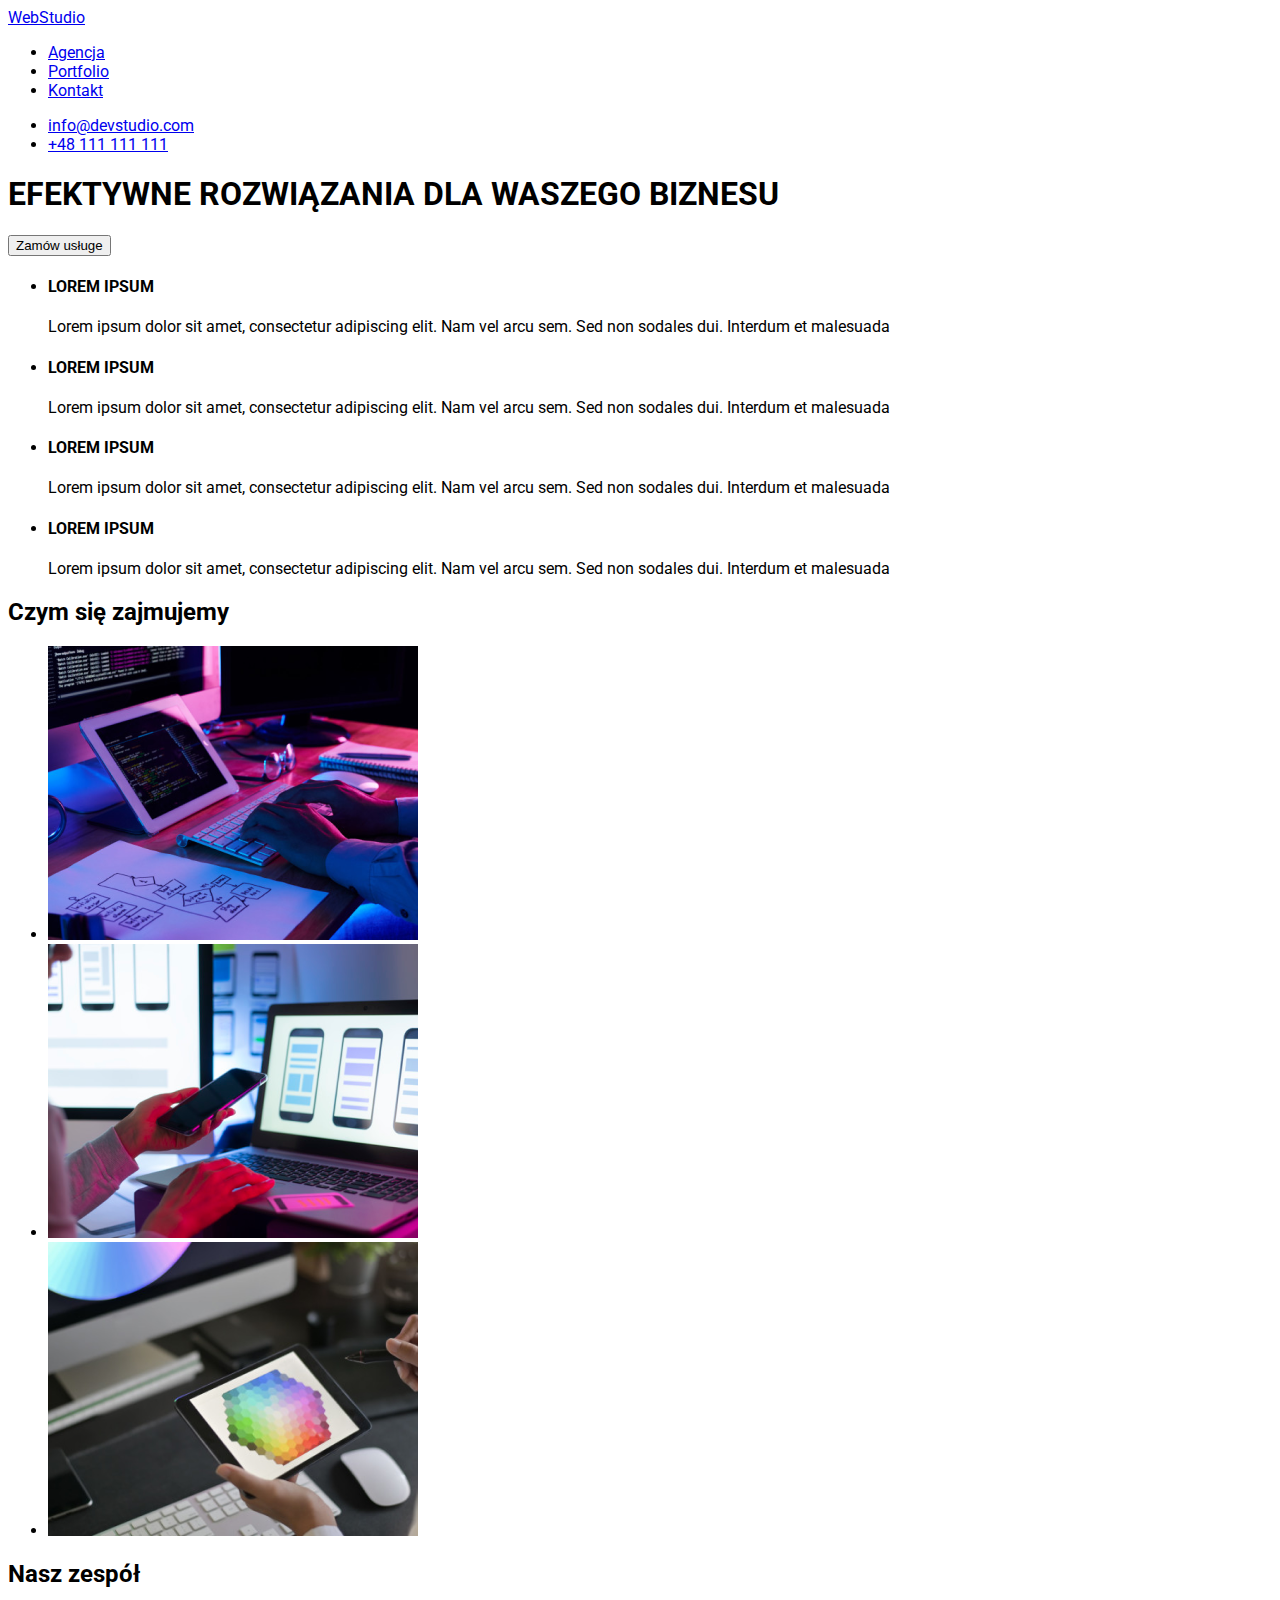
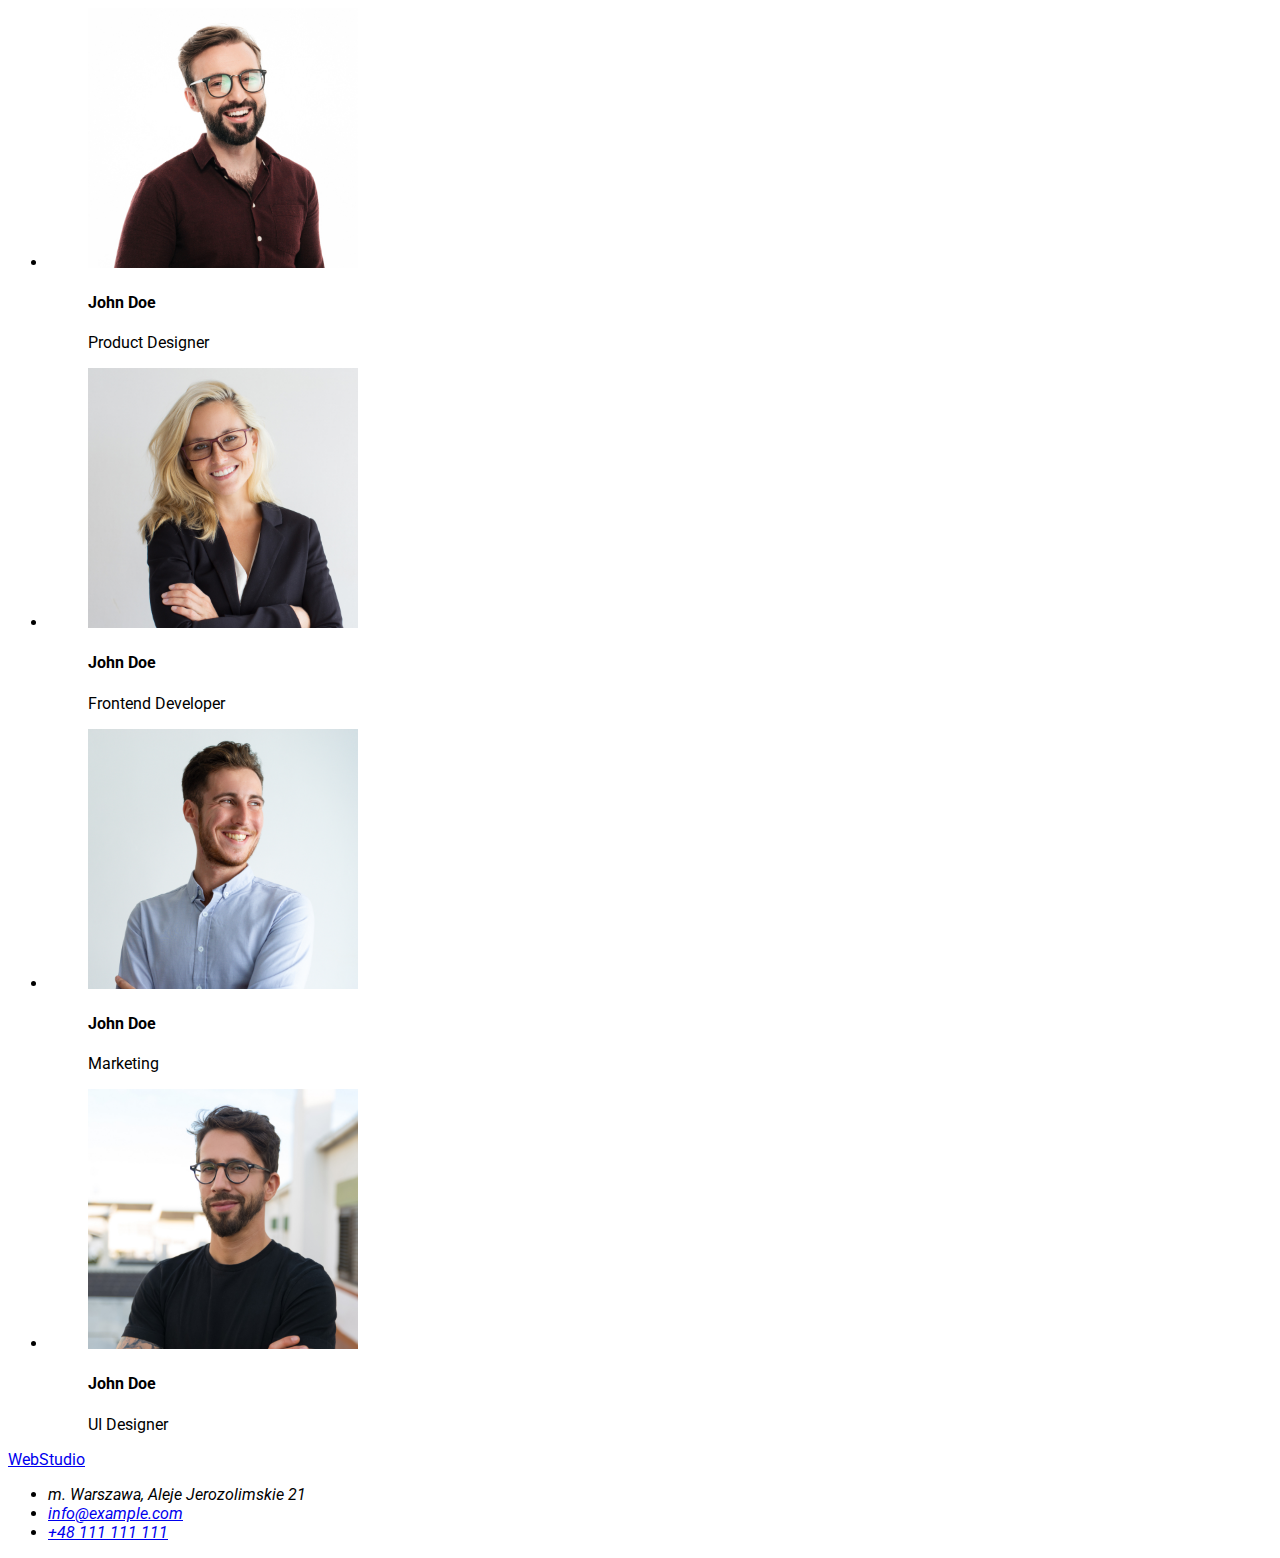
<file: index.html>
<!DOCTYPE html>
<html lang="pl">
<head>
    <meta charset="UTF-8" />
    <meta http-equiv="X-UA-Compatible" content="IE=edge" />
    <meta name="viewport" content="width-device-width, initial-scale=1.0" />
    <title>zadanie domowe GOIT part 2 i 3</title>
    <link rel="stylesheet" href="css/style.css"/>
    <link rel="preconnect" href="https://fonts.googleapis.com">
    <link rel="preconnect" href="https://fonts.gstatic.com" crossorigin>
    <link href="https://fonts.googleapis.com/css2?family=Raleway:wght@700&family=Roboto:wght@400;500;700;900&display=swap"
        rel="stylesheet">
</head>
<body>
    <div class="border-header">
        <header class="header-description container">
            <div class="header-section">
                <a class="header-logo" href="./index.html"><span class="in-logo">Web</span>Studio</a>
                <nav class="navigation-description">
                    <ul class="main-menu">
                        <li class="nav-item">
                            <a class="menu" href="./index.html">Agencja</a>
                        </li>
                        <li class="nav-item">
                            <a class="menu" href="./portfolio.html">Portfolio</a>
                        </li>
                        <li class="nav-item"><a class="menu" href=".">Kontakt</a></li>
                    </ul>
                </nav>
                <ul class="contact">
                    <li>
                        <a class="header-contact" href="mailto:info@devstudio.com">info@devstudio.com</a>
                    </li>
                    <li>
                        <a class="header-contact" href="tel:+48111111111">+48 111 111 111</a>
                    </li>
                </ul>
            </div>
        </header>
    </div>
    <div>
        <section class="descryption section">
            <h1 class="main-header-title">
                EFEKTYWNE ROZWIĄZANIA DLA WASZEGO BIZNESU
            </h1>
            <button class="main-button" type="button">Zamów usługe</button>
        </section>
    </div>

    <main class="container">
        <section class="section1-style section">
            <ul class="paragraph-style">
                <li>
                    <h4 class="paragraph-title">LOREM IPSUM</h4>
                    <p class="paragraph-text">
                        Lorem ipsum dolor sit amet, consectetur adipiscing elit. Nam vel
                        arcu sem. Sed non sodales dui. Interdum et malesuada
                    </p>
                </li>
                <li>
                    <h4 class="paragraph-title">LOREM IPSUM</h4>
                    <p class="paragraph-text">
                        Lorem ipsum dolor sit amet, consectetur adipiscing elit. Nam vel
                        arcu sem. Sed non sodales dui. Interdum et malesuada
                    </p>
                </li>
                <li>
                    <h4 class="paragraph-title">LOREM IPSUM</h4>
                    <p class="paragraph-text">
                        Lorem ipsum dolor sit amet, consectetur adipiscing elit. Nam vel
                        arcu sem. Sed non sodales dui. Interdum et malesuada
                    </p>
                </li>
                <li>
                    <h4 class="paragraph-title">LOREM IPSUM</h4>
                    <p class="paragraph-text">
                        Lorem ipsum dolor sit amet, consectetur adipiscing elit. Nam vel
                        arcu sem. Sed non sodales dui. Interdum et malesuada
                    </p>
                </li>
            </ul>
        </section>

        <sections class="section2-style section">
            <h2 class="section-title">Czym się zajmujemy</h2>

            <ul class="work-specification">
                <li>
                    <img src="./images/box1.png" alt="hand on keybord" width="370" height="294" />
                </li>
                <li>
                    <img src="./images/box2.png" alt="remote control" width="370" height="294" />
                </li>
                <li>
                    <img src="./images/box3.png" alt="tablet" width="370" height="294" />
                </li>
            </ul>
        </sections>

        <section class="section3-style section">
            <h2 class="section-title">Nasz zespół</h2>
            <ul class="team">
                <li>
                    <figure class="team-item">
                        <img src="./images/team1.jpg" alt="product designer" width="270" height="260" />
                        <figcaption class="team-item-description">
                            <h4 class="team-names">John Doe</h4>
                            <p class="position-name">Product Designer</p>
                        </figcaption>
                    </figure>
                </li>

                <li>
                    <figure class="team-item">
                        <img src="./images/team2.jpg" alt="frontend-developer" width="270" height="260" />
                        <figcaption class="team-item-description">
                            <h4 class="team-names">John Doe</h4>
                            <p class="position-name">Frontend Developer</p>
                        </figcaption>
                    </figure>
                </li>
                <li>
                    <figure class="team-item">
                        <img src="./images/team3.jpg" alt="marketing" width="270" height="260" />
                        <figcaption class="team-item-description">
                            <h4 class="team-names">John Doe</h4>
                            <p class="position-name">Marketing</p>
                        </figcaption>
                    </figure>
                </li>
                <li>
                    <figure class="team-item">
                        <img src="./images/team4.jpg" alt="ui-designer" width="270" height="260" />
                        <figcaption class="team-item-description">
                            <h4 class="team-names">John Doe</h4>
                            <p class="position-name">UI Designer</p>
                        </figcaption>
                    </figure>
                </li>
            </ul>
        </section>
    </main>
    <footer class="footer-style">
        <div class="container">
            <a class="footer-logo" href="./index.html"><span class="in-logo">Web</span>Studio</a>
            <address class="address-description">
                <ul class="addres">
                    <li class="adress-style">m. Warszawa, Aleje Jerozolimskie 21</li>
                    <li>
                        <a class="footer-contact" href="mailto:info@example.com">info@example.com</a>
                    </li>
                    <li>
                        <a class="footer-contact" href="tel:+48111111111">+48 111 111 111</a>
                    </li>
                </ul>
            </address>
        </div>
    </footer>
</body>

</html>
</file>
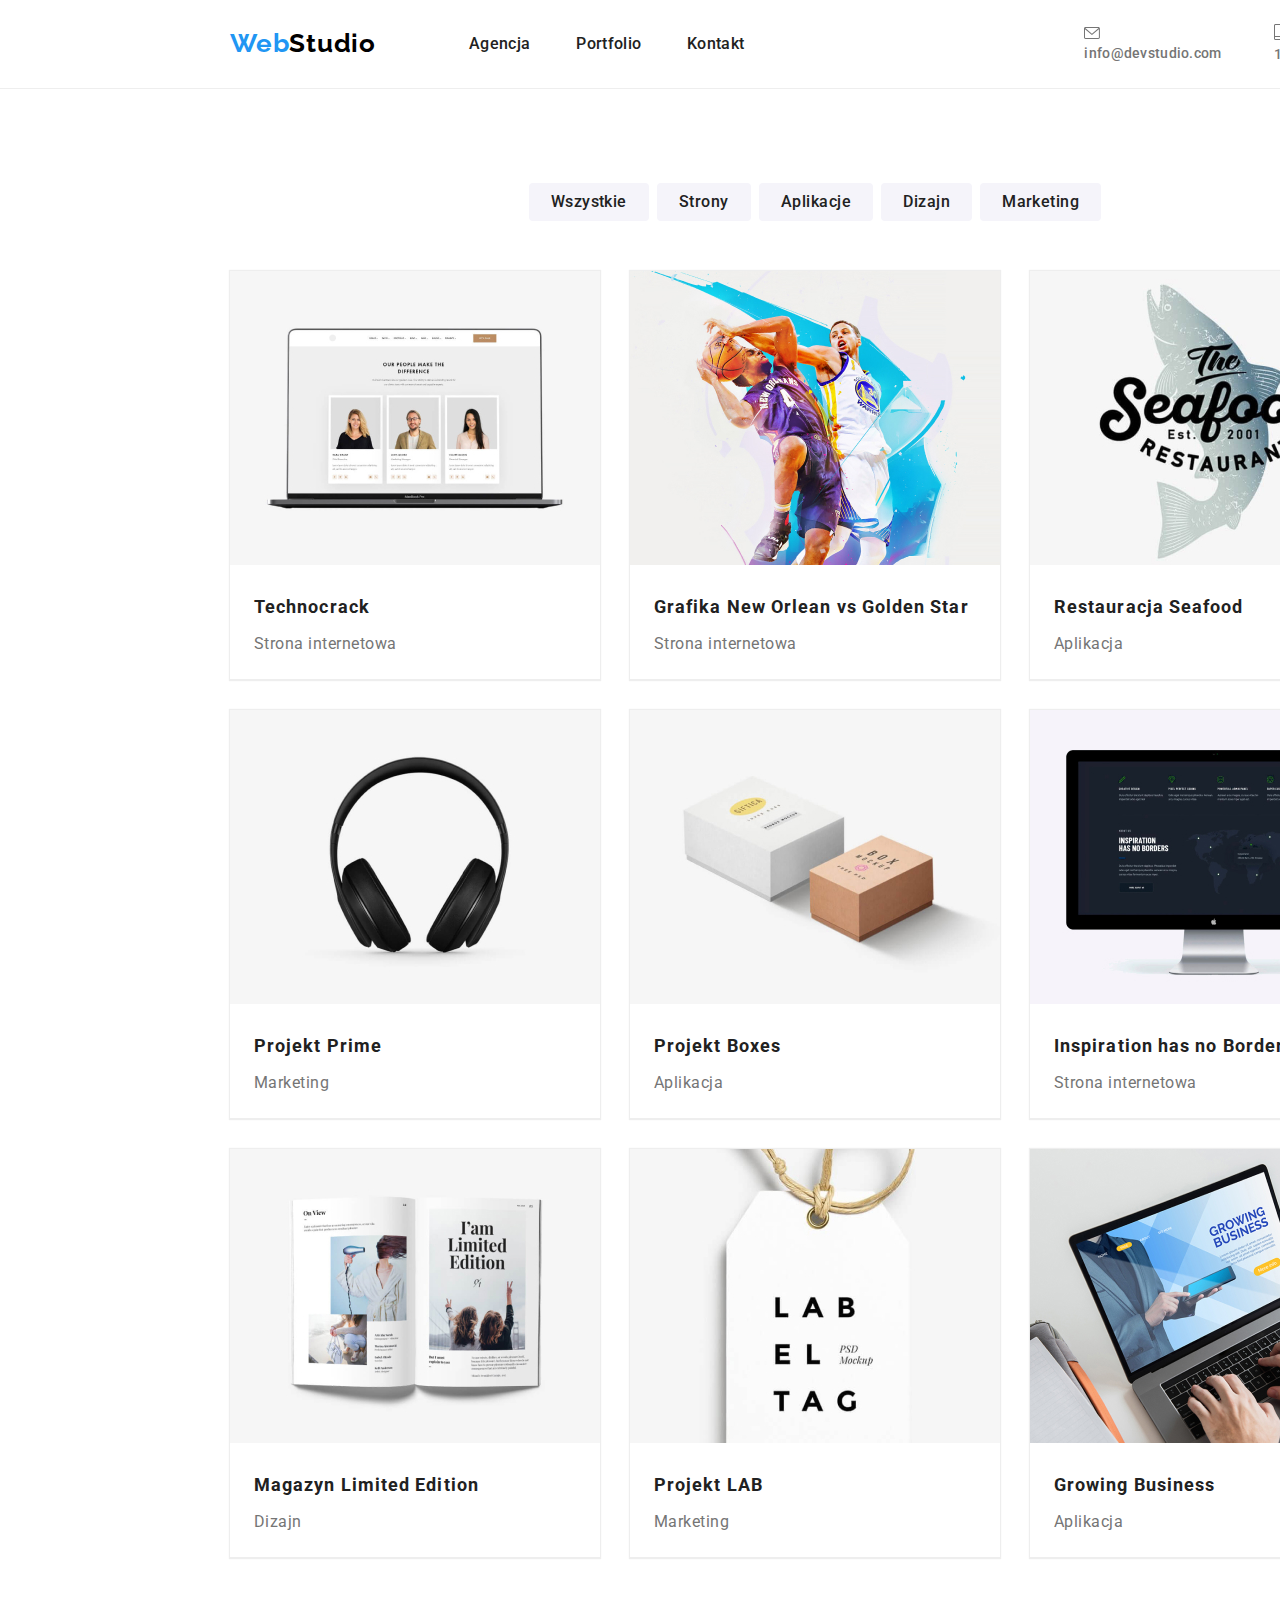
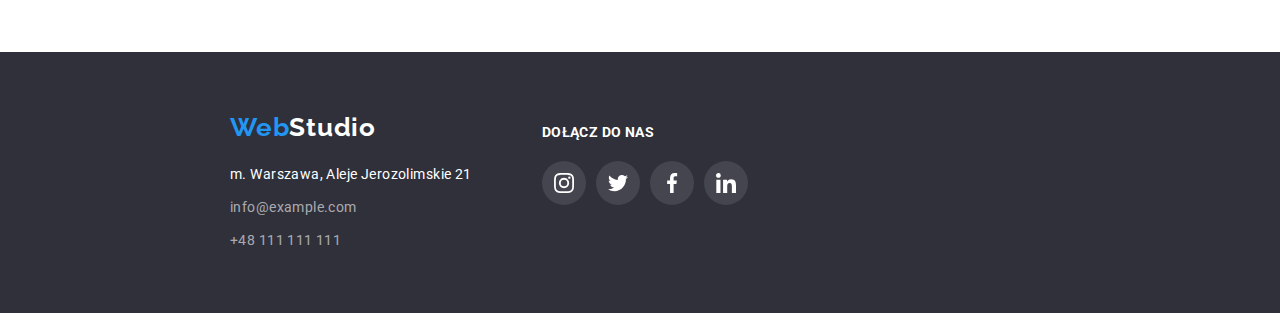
<file: portfolio.html>
<!DOCTYPE html>
<html lang="en">

<head>
    <meta charset="UTF-8" />
    <meta http-equiv="X-UA-Compatible" content="IE=edge" />
    <meta name="viewport" content="width=device-width, initial-scale=1.0" />
    <title>Portfolio</title>
    <link rel="preconnect" href="https://fonts.googleapis.com" />
    <link rel="preconnect" href="https://fonts.gstatic.com" crossorigin />
    <link rel="styleshet" href="https://cdn.jsdelivr.net/npm/modern-normalize/modern-normalize.css" />
    <link
        href="https://fonts.googleapis.com/css2?family=Raleway:wght@700&family=Roboto:wght@400;500;700;900&display=swap"
        rel="stylesheet" />
    <link href="./css/styles.css" rel="stylesheet" />
</head>

<body>
    <div class="border-header">
        <header class="heder-description container">
            <div class="header-section section">
                <a class="header-logo" href="./index.html"><span class="in-logo">Web</span>Studio</a>
                <nav class="navigation-description">
                    <ul class="main-menu">
                        <li class="nav-item">
                            <a class="menu" href="./index.html">Agencja</a>
                        </li>
                        <li class="nav-item">
                            <a class="menu" href="./portfolio.html">Portfolio</a>
                        </li>
                        <li class="nav-item"><a class="menu" href="#">Kontakt</a></li>
                    </ul>
                </nav>

                <ul class="contact">
                    <li>
                        <a class="header-contact" href="mailto:info@devstudio.com"><svg class="envelope-icon" width="16"
                                height="12">
                                <use href="./images/icons.svg#icon-envelope"></use>
                            </svg>info@devstudio.com</a>
                    </li>
                    <li>
                        <a class="header-contact" href="tel:+48111111111"><svg class="phone-icon" width="10"
                                height="16">
                                <use href="./images/icons.svg#icon-phone"></use>
                            </svg>+48 111 111 111</a>
                    </li>
                </ul>
            </div>
        </header>
    </div>

    <main class="main-portfolio container">
        <div class="section">
            <div class="button-description">
                <ul class="portfolio-menu">
                    <li><button class="button" type="button">Wszystkie</button></li>
                    <li><button class="button" type="button">Strony</button></li>
                    <li><button class="button" type="button">Aplikacje</button></li>
                    <li><button class="button" type="button">Dizajn</button></li>
                    <li><button class="button" type="button">Marketing</button></li>
                </ul>
            </div>
            <div class="portfolio-style">
                <ul class="portfolio">
                    <li class="portfolio-item">
                        <a href="#">
                            <figure class="portfolio-item-description">
                                <img src="./images/laptop.jpg" alt="laptop" width="370" height="294" />
                                <figcaption class="portfolio-subject">
                                    <h4 class="portfolio-title">Technocrack</h4>
                                    <p class="portfolio-subtitle">Strona internetowa</p>
                                </figcaption>
                            </figure>
                        </a>
                    </li>
                    <li class="portfolio-item">
                        <a href="#">
                            <figure class="portfolio-item-description">
                                <img src="./images/basket-players.jpg" alt="basket-players" width="370" height="294" />
                                <figcaption class="portfolio-subject">
                                    <h4 class="portfolio-title">
                                        Grafika New Orlean vs Golden Star
                                    </h4>
                                    <p class="portfolio-subtitle">Strona internetowa</p>
                                </figcaption>
                            </figure>
                        </a>
                    </li>
                    <li class="portfolio-item">
                        <a href="#">
                            <figure class="portfolio-item-description">
                                <img src="./images/seafood.jpg" alt="Seafood" width="370" height="294" />
                                <figcaption class="portfolio-subject">
                                    <h4 class="portfolio-title">Restauracja Seafood</h4>
                                    <p class="portfolio-subtitle">Aplikacja</p>
                                </figcaption>
                            </figure>
                        </a>
                    </li>
                    <li class="portfolio-item">
                        <a href="#">
                            <figure class="portfolio-item-description">
                                <img src="./images/headphones.jpg" alt="headphones" width="370" height="294" />
                                <figcaption class="portfolio-subject">
                                    <h4 class="portfolio-title">Projekt Prime</h4>
                                    <p class="portfolio-subtitle">Marketing</p>
                                </figcaption>
                            </figure>
                        </a>
                    </li>
                    <li class="portfolio-item">
                        <a href="#">
                            <figure class="portfolio-item-description">
                                <img src="./images/boxes.jpg" alt="boxes" width="370" height="294" />
                                <figcaption class="portfolio-subject">
                                    <h4 class="portfolio-title">Projekt Boxes</h4>
                                    <p class="portfolio-subtitle">Aplikacja</p>
                                </figcaption>
                            </figure>
                        </a>
                    </li>
                    <li class="portfolio-item">
                        <a href="#">
                            <figure class="portfolio-item-description">
                                <img src="./images/monitor.jpg" alt="monitor" width="370" height="294" />
                                <figcaption class="portfolio-subject">
                                    <h4 class="portfolio-title">Inspiration has no Borders</h4>
                                    <p class="portfolio-subtitle">Strona internetowa</p>
                                </figcaption>
                            </figure>
                        </a>
                    </li>
                    <li class="portfolio-item">
                        <a href="#">
                            <figure class="portfolio-item-description">
                                <img src="./images/book.jpg" alt="book" width="370" height="294" />
                                <figcaption class="portfolio-subject">
                                    <h4 class="portfolio-title">Magazyn Limited Edition</h4>
                                    <p class="portfolio-subtitle">Dizajn</p>
                                </figcaption>
                            </figure>
                        </a>
                    </li>
                    <li class="portfolio-item">
                        <a href="#">
                            <figure class="portfolio-item-description">
                                <img src="./images/ticket.jpg" alt="ticket" width="370" height="294" />
                                <figcaption class="portfolio-subject">
                                    <h4 class="portfolio-title">Projekt LAB</h4>
                                    <p class="portfolio-subtitle">Marketing</p>
                                </figcaption>
                            </figure>
                        </a>
                    </li>
                    <li class="portfolio-item">
                        <a href="#">
                            <figure class="portfolio-item-description">
                                <img src="./images/personal-computer.jpg" alt="personal-computer" width="370"
                                    height="294" />
                                <figcaption class="portfolio-subject">
                                    <h4 class="portfolio-title">Growing Business</h4>
                                    <p class="portfolio-subtitle">Aplikacja</p>
                                </figcaption>
                            </figure>
                        </a>
                    </li>
                </ul>
            </div>
        </div>
    </main>

    <footer class="footer-style">
        <div class="container">
            <div class="footer-section section">
                <div class="address-box">
                    <a class="footer-logo" href="./index.html"><span class="in-logo">Web</span>Studio</a>
                    <address class="address-description">
                        <ul class="addres">
                            <li class="adress-style">
                                m. Warszawa, Aleje Jerozolimskie 21
                            </li>
                            <li>
                                <a class="footer-contact" href="mailto:info@example.com">info@example.com</a>
                            </li>
                            <li>
                                <a class="footer-contact" href="tel:+48111111111">+48 111 111 111</a>
                            </li>
                        </ul>
                    </address>
                </div>
                <div class="footer-social-links">
                    <h4 class="footer-social-title">Dołącz do nas</h4>
                    <ul class="social-icon">
                        <li class="social-shield">
                            <svg class="social-item" width="20px" height="20px">
                                <use href="./images/icons.svg#icon-instagram"></use>
                            </svg>
                        </li>
                        <li class="social-shield">
                            <svg class="social-item" width="20px" height="20px">
                                <use href="./images/icons.svg#icon-twitter-1"></use>
                            </svg>
                        </li>
                        <li class="social-shield">
                            <svg class="social-item" width="20px" height="20px">
                                <use href="./images/icons.svg#icon-facebook"></use>
                            </svg>
                        </li>
                        <li class="social-shield">
                            <svg class="social-item" width="20px" height="20px">
                                <use href="./images/icons.svg#icon-linkedin"></use>
                            </svg>
                        </li>
                    </ul>
                </div>
            </div>
        </div>
    </footer>
</body>

</html>
</file>
<file: css/style.css>
.webstudio {font-family: raleway;
    font-size: 26px;
    font-weight: 700 ;
    text-decoration-line: none;
    
}
.webstudio1 {font-family: raleway;
    font-size: 26px;
    font-weight: 700;
    text-decoration-line: none;
}
body {font-family: roboto;
}
</file>
<file: css/styles.css>
:root {
    --secondary-black: rgba(0, 0, 0, 1);
    --primary-black: rgba(33, 33, 33, 1);
    --blue-color: rgba(33, 150, 243, 1);
    --second-dark: rgba(47, 48, 58, 0.4);
    --dark-color: rgba(47, 48, 58, 1);
    --primary-color: rgba(117, 117, 117, 1);
    --secondary-grey: rgba(175, 177, 184, 1);
    --header-background-color: rgba(236, 236, 236, 1);
    --grey-color: rgba(238, 238, 238, 1);
    --white-color: rgba(245, 244, 250, 1);
    --dark-grey-color: rgba(255, 255, 255, 0.1);
    --semi-white-color: rgba(255, 255, 255, 0.6);
    --secondary-color: rgba(255, 255, 255, 1);

}

*,
*::after,
*::before {
    margin: 0;
    padding: 0;
}

body {
    font-family: "Roboto", sans-serif;
    color: var(--primary-color);
    background-color: var(--secondary-color);
    width: 1600px;
    margin: auto;
}

.menu {
    color: var(--primary-black);
    font-size: 16px;
    font-weight: 500;
    line-height: 1.14;
    text-decoration: none;
    letter-spacing: 0.02em;
}

a {
    text-decoration: none;
}

.main-header-title {
    color: var(--secondary-color);
    font-weight: 900;
    font-size: 44px;
    line-height: 1.36;
    letter-spacing: 0.06em;
}

.section-title {
    color: var(--primary-black);
    font-weight: 700;
    font-size: 36px;
    line-height: 1.16;
    letter-spacing: 0.03em;
}

.menu:hover,
.menu:focus {
    color: var(--blue-color);
}

.header-contact {
    color: inherit;
    font-size: 14px;
    font-weight: 500;
    line-height: 1.14;
    text-decoration: none;
    letter-spacing: 0.02em;
}

.header-contact:hover,
.header-contact:focus {
    color: var(--blue-color);
    stroke: var(--blue-color);
}

.footer-style {
    background-color: var(--dark-color);
    background-size: 1600px;
    font-family: inherit;
    font-size: 14px;
    line-height: 1.71;
    font-style: inherit;
    letter-spacing: 0.03em;
}

.address-description {
    font-family: inherit;
    font-size: 14px;
    line-height: 1.71;
    font-style: inherit;
    letter-spacing: 0.03em;
}

.adress-style {
    color: var(--secondary-color);
    font-family: inherit;
    font-size: 14px;
    line-height: 1.71;
    font-style: inherit;
    letter-spacing: 0.03em;
}

.footer-contact {
    color: var(--semi-white-color);
    text-decoration: none;
    font-family: inherit;
    font-size: 14px;
    line-height: 1.71;
    font-style: inherit;
    letter-spacing: 0.03em;
}

.footer-contact:hover,
.footer-contact:focus {
    color: var(--blue-color);
}

.header-logo {
    font-family: "Raleway";
    color: var(--secondary-black);
    font-size: 26px;
    font-weight: 700;
    line-height: 1.19;
    text-decoration: none;
    letter-spacing: 0.03em;
}

.footer-logo {
    font-family: "Raleway";
    color: var(--secondary-color);
    font-size: 26px;
    font-weight: 700;
    line-height: 1.19;
    text-decoration: none;
    letter-spacing: 0.03em;
}

.in-logo {
    color: var(--blue-color);
}

.main-button {
    cursor: pointer;
    font-family: inherit;
    font-size: 16px;
    font-weight: 700;
    line-height: 1.88;
    color: var(--secondary-color);
    letter-spacing: 0.06em;
    background-color: var(--blue-color);
    border: none;
    border-radius: 4px;
    box-shadow: 0 4px 4px 0 rgba(0, 0, 0, 0.15);
}

.main-button:hover,
.main-button:focus {
    background-color: var(--white-color);
    color: var(--blue-color);
}

.button {
    cursor: pointer;
    font-family: inherit;
    font-size: 16px;
    font-weight: 500;
    line-height: 1.62;
    color: var(--primary-black);
    letter-spacing: 0.03em;
    background-color: var(--white-color);
    border: none;
    border-radius: 4px;
}

.button:hover,
.button:focus {
    background-color: var(--blue-color);
    color: var(--secondary-color);
    box-shadow: 0 2px 2px 0 rgba(0, 0, 0, 0.12), 0 1px 2px 0 rgba(0, 0, 0, 0.08),
        0 3px 1px 0 rgba(0, 0, 0, 0.01);
}

.paragraph-title {
    color: var(--primary-black);
    font-size: 14px;
    font-weight: 700;
    line-height: 1.14;
    letter-spacing: 0.03em;
}

.paragraph-text {
    color: inherit;
    font-size: 14px;
    line-height: 1.71;
    letter-spacing: 0.03em;
}

.team-names {
    color: var(--primary-black);
    font-size: 16px;
    font-weight: 500;
    line-height: 1.19;
    letter-spacing: 0.03em;
}

.position-name {
    color: inherit;
    font-size: 16px;
    line-height: 1.19;
    letter-spacing: 0.03em;
}

.portfolio-title {
    color: var(--primary-black);
    font-size: 18px;
    font-weight: 700;
    line-height: 2;
    letter-spacing: 0.06em;
}

.portfolio-subtitle {
    text-decoration: none;
    color: var(--primary-color);
    font-size: 16px;
    line-height: 1.88;
    letter-spacing: 0.03em;
}

ul {
    list-style-type: none;
    padding: 0;
    margin: 0;
}

.container {
    margin: 0;
    width: 1200px;
    margin-left: 215px;
}

.section {
    width: 1170px;

    padding: 94px 15px;
}

.border-header {
    border-bottom: 1px solid;
    border-color: var(--grey-color);
}

.heder-description {
    padding: 24px 0px 25px 0px;
}

.header-section {
    padding-top: 0;
    padding-bottom: 0;
    width: 1170px;
    display: flex;
    flex-direction: row;
    align-items: center;
    justify-content: space-between;
}

.navigation-description {
    margin-left: 93px;
    flex-grow: 2;
}

.main-menu {
    display: flex;
    flex-direction: row;
    padding: 0px;
    gap: 46px;
}

.contact {
    display: flex;
    flex-direction: row;
    gap: 30px;

    margin-left: 340px;
}

.descryption {
    max-width: 1600px;
    background-color: var(--second-dark);
    background-image: url(../images/background-main-button.jpg);
}

.section0 {
    display: flex;
    flex-direction: column;
    align-items: center;
    text-align: center;
    justify-content: center;
    gap: 30px;
    padding-left: 452px;
    padding-right: 452px; 
    padding-top: 200px;
    padding-bottom: 200px;
}

.main-header-title {
    width: 696px;
    height: 120px;
    display: flex;
    justify-content: center;
    text-align: center;
}

.main-button {
    margin: 0;
    text-align: center;
    padding: 10px 41px 10px 42px;
}

.paragraph-style {
    margin: 0;
    display: flex;
    gap: 30px;
}

h4 {
    margin: 0;
}

p {
    margin: 0;
}

.paragraph-style li {
    margin: 0;
    display: flex;
    flex-direction: column;
    align-content: center;
    gap: 10px;
}

h2 {
    margin: 0;
}

.section1-style {
    display: flex;
    flex-direction: column;
    gap: 30px;
}

.section2-style {
    display: flex;
    flex-direction: column;
    gap: 50px;
    text-align: center;
    align-items: center;
    padding-top: 0;
}

.work-specification {
    width: 1200px;
    display: flex;
    flex-direction: row;
    justify-content: center;
    gap: 30px;
}

.section3-style {
    display: flex;
    flex-direction: column;
    gap: 50px;
    text-align: center;
    align-items: center;
}

.team-item {
    margin: 0;
    box-shadow: 0 2px 1px 0 rgba(0, 0, 0, 0.2), 0 1px 1px 0 rgba(0, 0, 0, 0.14),
        0 1px 3px 0 rgba(0, 0, 0, 0.12);
    border-radius: 0px 0px 4px 4px;
    background-color: var(--secondary-color);
}

.team {
    width: 1170px;
    display: flex;
    flex-direction: row;
    justify-content: center;
    gap: 30px;
}

.team-item-description {
    display: flex;
    flex-direction: column;
    gap: 10px;
    padding: 30px 0;
}

.main-portfolio {
    margin-right: 0;
}

.portfolio-style {
    width: 1170px;
}

.button-description {
    margin-bottom: 50px;
    padding-top: 0;
}

.portfolio-menu {
    display: flex;
    justify-content: center;
    gap: 8px;
    width: auto;
}

.button {
    padding: 6px 22px;
}

.portfolio {
    display: flex;
    flex-wrap: wrap;
    justify-content: space-between;
    gap: 30px;
    flex-basis: 370px;
}

.portfolio-item {
    width: 370px;
    border-bottom: 1px solid;
    border-color: var(--grey-color);
    box-shadow: 0 0 1px 1px var(--grey-color);
    
}

.portfolio-item:hover,
.portfolio-item:focus {
    cursor: pointer;
    box-shadow: 1px 4px 6px 0px rgba(0, 0, 0, 0.16),
        0px 4px 4px 0px rgba(0, 0, 0, 0.06), 1px 1px 1px 0px rgba(0, 0, 0, 0.12);
}

.portfolio-item-description {
    margin: 0;
    text-align: left;
}

.portfolio-subject {
    padding: 20px 24px;
    display: flex;
    flex-direction: column;
    justify-content: flex-start;
    gap: 4px;
}

.addres {
    display: flex;
    flex-direction: column;
    gap: 9px;
    padding: 0;
}

.footer-style {
    padding: 60px 0px 60px 0px;
}


.footer-section {
    padding-top: 0;
    padding-bottom: 0;
    padding-left: 15px;
    font-style: inherit;
    font-family: inherit;
    display: flex;
    flex-direction: row;
    gap: 70px;
}

.address-box {
    font-style: inherit;
    font-family: inherit;
    display: flex;
    flex-direction: column;
    gap: 20px;
}


.envelope-icon {
    margin-right: 10px;
}

.phone-icon {
    margin-right: 10px;
}

.customers {
    display: flex;
    flex-direction: column;
    gap: 50px;
    text-align: center;
    align-items: center;
}

.client-logo-description {
    display: flex;
    flex-direction: row;
    gap: 30px;
}

.client-logo-shield {
    margin: 0;

    width: 170px;
    height: 92px;
    display: flex;

    justify-content: center;
    align-items: center;
    box-shadow: 0 0 1px 1px var(--secondary-grey);

    border-radius: 4px;
}

.client-logo-shield:hover,
.client-logo-shield:focus {
    --color5: var(--blue-color);
    box-shadow: 0 0 1px 1px var(--blue-color);
}

.p-icons {
    margin: 0;
    display: flex;
    flex-direction: row;
    gap: 30px;
}

.p-icon {
    width: 270px;
    height: 120px;
    display: flex;
    justify-content: center;
    background-color: var(--white-color);
    border-radius: 4px;
}

.footer-social-links {
    display: flex;
    flex-direction: column;
    gap: 20px;
    padding-top: 12px;
}

.footer-social-title {
    font-family: inherit;
    font-size: 14px;
    font-weight: 700;
    line-height: 1.17;
    letter-spacing: 0.03em;
    color: var(--secondary-color);
    text-transform: uppercase;
}

.footer-style {
    display: flex;
    flex-direction: row;
}

.social-shield {
    display: flex;
    width: 44px;
    height: 44px;
    background-color: var(--dark-grey-color);
    border-radius: 50%;
    justify-content: center;
    align-items: center;
    cursor: pointer;
}

.social-icon {
    display: flex;
    flex-direction: row;
    gap: 10px;
    --color4: var(--secondary-color);
}

.social-shield:hover,
.social-shield:focus {
    background-color: var(--blue-color);
}

.team-social-icon {
    margin: 0;
    display: flex;
    width: 44px;
    height: 44px;
    background-color: var(--secondary-color);
    justify-content: center;
    align-items: center;
    --color4: var(--secondary-grey);
    cursor: pointer;
}

.team-social-icon:hover,
.team-social-icon:focus {
    background-color: var(--blue-color);
    border-radius: 50%;
    --color4: var(--secondary-color);
}

.team-social {
    margin-top: 6px;
    justify-content: center;
    display: flex;
    flex-direction: row;
    gap: 10px;
}

.team-style {
    background-color: var(--white-color);
}
</file>
